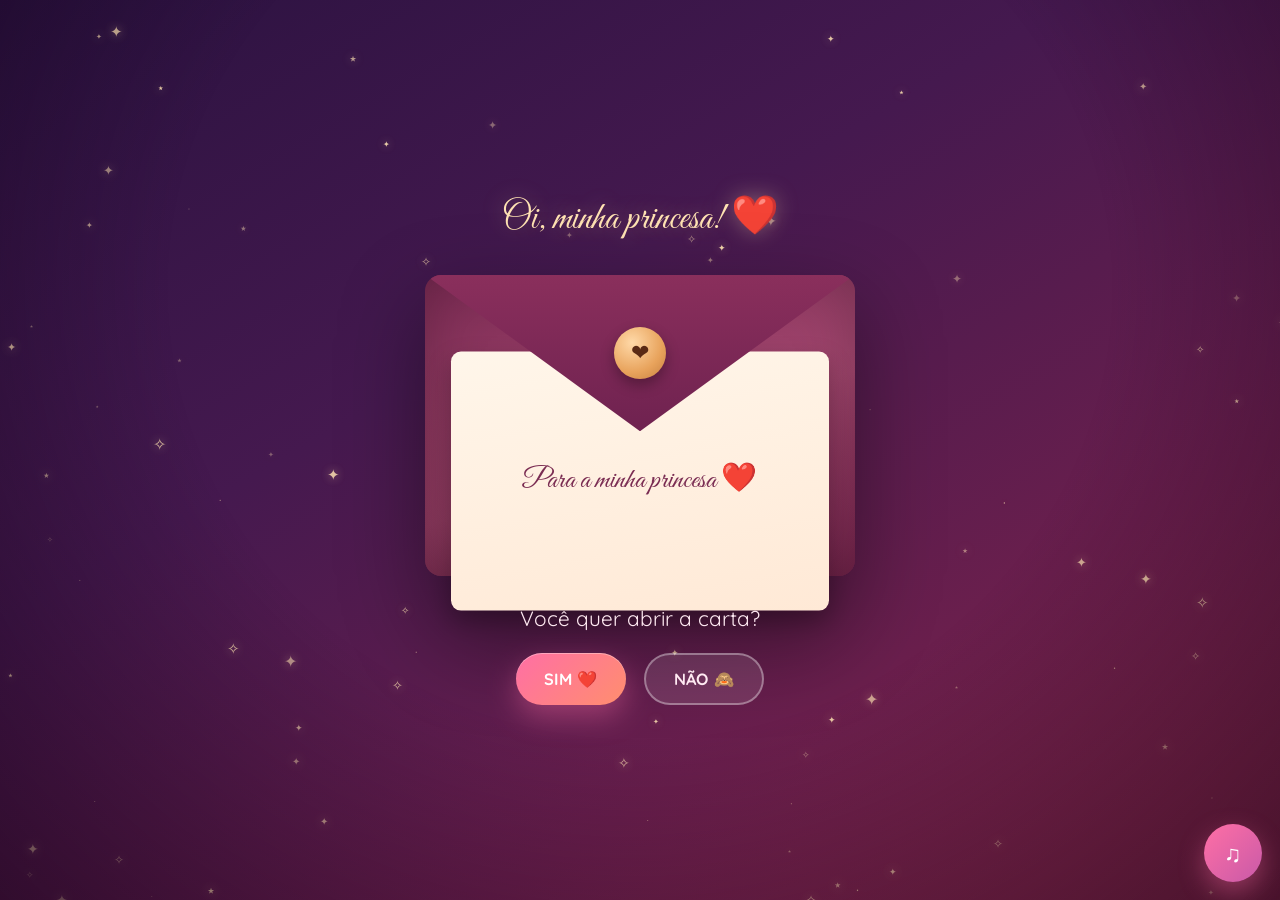
<file: index.html>
<!DOCTYPE html>
<html lang="pt-BR">
<head>
  <meta charset="UTF-8">
  <meta name="viewport" content="width=device-width, initial-scale=1.0">
  <meta name="description" content="Uma cartinha especial feita com carinho para a minha princesa.">
  <meta name="theme-color" content="#45194f">
  <meta http-equiv="cache-control" content="no-cache, must-revalidate">
  <meta http-equiv="expires" content="0">
  <title>Para a minha princesa ❤️</title>
  <link rel="icon" href="data:image/svg+xml,<svg xmlns='http://www.w3.org/2000/svg' viewBox='0 0 100 100'><text y='.9em' font-size='90'>❤️</text></svg>">
  <link rel="preconnect" href="https://fonts.googleapis.com">
  <link rel="preconnect" href="https://fonts.gstatic.com" crossorigin>
  <link href="https://fonts.googleapis.com/css2?family=Great+Vibes&family=Playfair+Display:ital,wght@0,500;0,600;0,700;1,600&family=Quicksand:wght@400;500;600;700&display=swap" rel="stylesheet">
  <link rel="stylesheet" href="css/styles.css?v=12">
</head>
<body>
  <div class="bg-layers" aria-hidden="true">
    <div class="stars" id="stars"></div>
    <div class="hearts" id="heartsLayer"></div>
    <div class="vignette"></div>
  </div>

  <main class="stage" id="stage">
    <div class="stage-inner letter-stage">
      <p class="sub-inline">Oi, minha princesa! ❤️</p>
      <div class="envelope" id="mainEnvelope" aria-hidden="true">
        <div class="env-back"></div>
        <div class="env-letter"><span class="env-letter-text">Para a minha princesa ❤️</span></div>
        <div class="env-flap"></div>
        <div class="env-seal">❤</div>
      </div>
      <p class="letter-ask">Você quer abrir a carta?</p>
      <div class="btn-row" id="letterBtns">
        <button class="btn btn-primary" id="btnYes">SIM ❤️</button>
        <button class="btn btn-ghost no-btn" id="btnNo">NÃO 🙈</button>
      </div>
    </div>
  </main>

  <button class="music-btn" id="musicToggle" aria-label="Tocar música" aria-pressed="false" title="Tocar música">
    <span class="music-icon">&#9835;</span>
  </button>

  <div class="bg-transition" id="bgTransition" aria-hidden="true"></div>

  <noscript>
    <div class="noscript-card">Ative o JavaScript para abrir sua cartinha. &#128150;</div>
  </noscript>

  <script src="js/content.js?v=12"></script>
  <script src="js/effects.js?v=12"></script>
  <script src="js/music.js?v=12"></script>
  <script src="js/app.js?v=12"></script>
  <script src="js/stage-letter.js?v=12"></script>
  <script src="js/stage-birthday.js?v=12"></script>
  <script src="js/stage-declaration.js?v=12"></script>
  <script src="js/stage-cards.js?v=12"></script>
  <script src="js/stage-album.js?v=12"></script>
  <script src="js/stage-final.js?v=12"></script>
  <script src="js/init.js?v=12"></script>
</body>
</html>
</file>
<file: css/styles.css>
:root {
  --bg-1: #2a1240;
  --bg-2: #45194f;
  --bg-3: #6a1f4d;
  --bg-4: #8c2a4a;
  --rose: #ff6fa5;
  --rose-soft: #ffb3cc;
  --pink: #ff9ec0;
  --gold: #ffe3b3;
  --text: #ffeaf2;
  --muted: rgba(255, 234, 242, 0.72);
  --ink: #4a2a3a;
  --font-script: 'Great Vibes', cursive;
  --font-serif: 'Playfair Display', serif;
  --font-body: 'Quicksand', sans-serif;
  --shadow: 0 20px 60px rgba(0, 0, 0, 0.45);
}

*,
*::before,
*::after {
  margin: 0;
  padding: 0;
  box-sizing: border-box;
}

html {
  -webkit-text-size-adjust: 100%;
}

body {
  min-height: 100vh;
  min-height: 100dvh;
  overflow-x: hidden;
  background-color: var(--bg-2);
  background-image: linear-gradient(150deg, var(--bg-1), var(--bg-2) 38%, var(--bg-3) 72%, var(--bg-4));
  background-attachment: fixed;
  color: var(--text);
  font-family: var(--font-body);
  line-height: 1.6;
  position: relative;
}

::selection {
  background: var(--rose);
  color: #fff;
}

button {
  font-family: inherit;
}

:focus-visible {
  outline: 3px solid #fff;
  outline-offset: 3px;
}

.bg-layers {
  position: fixed;
  inset: 0;
  z-index: 0;
  overflow: hidden;
  pointer-events: none;
}

.bg-layers .star {
  position: absolute;
  color: var(--gold);
  text-shadow: 0 0 10px rgba(255, 220, 170, 0.7);
  animation: twinkle var(--tw, 3s) ease-in-out var(--td, 0s) infinite;
}

@keyframes twinkle {
  0%, 100% { opacity: 0.12; transform: scale(0.8) rotate(0deg); }
  50% { opacity: 1; transform: scale(1.2) rotate(20deg); }
}

.hearts {
  position: absolute;
  inset: 0;
  overflow: hidden;
}

.float-heart {
  position: absolute;
  bottom: -50px;
  color: var(--rose-soft);
  text-shadow: 0 0 16px rgba(255, 130, 170, 0.75);
  animation: floatUp linear infinite;
  will-change: transform, opacity;
}

@keyframes floatUp {
  0% { transform: translateY(0) translateX(0) rotate(-10deg); opacity: 0; }
  10% { opacity: 0.7; }
  100% { transform: translateY(-115vh) translateX(34px) rotate(16deg); opacity: 0; }
}

.vignette {
  position: absolute;
  inset: 0;
  background: radial-gradient(ellipse at 50% 32%, transparent 52%, rgba(18, 0, 20, 0.55));
}

.stage {
  position: relative;
  z-index: 1;
  min-height: 100vh;
  min-height: 100dvh;
  display: flex;
  padding: 48px 18px;
}

.stage-inner {
  position: relative;
  margin: auto;
  text-align: center;
  max-width: 100%;
  width: 100%;
}

.stage-title {
  font-family: var(--font-script);
  font-size: clamp(2.3rem, 7vw, 3.6rem);
  color: var(--gold);
  text-shadow: 0 0 28px rgba(255, 220, 170, 0.4);
  font-weight: 400;
  margin-bottom: 10px;
  line-height: 1.2;
}

/* ---------- Botoes ---------- */

.btn {
  appearance: none;
  border: none;
  cursor: pointer;
  font-family: var(--font-body);
  font-weight: 700;
  letter-spacing: 0.3px;
  border-radius: 999px;
  padding: 0 28px;
  min-height: 52px;
  font-size: 1.02rem;
  display: inline-flex;
  align-items: center;
  justify-content: center;
  gap: 6px;
  text-decoration: none;
  -webkit-tap-highlight-color: transparent;
  transition: transform 0.25s cubic-bezier(0.2, 0.7, 0.3, 1.2),
    box-shadow 0.3s ease, background 0.3s ease, filter 0.3s ease;
}

.btn-primary {
  background: linear-gradient(135deg, #ff6fa5, #ff8e6e);
  color: #fff;
  box-shadow: 0 12px 28px rgba(255, 111, 165, 0.38), inset 0 1px 0 rgba(255, 255, 255, 0.35);
}

.btn-primary:hover {
  transform: translateY(-3px) scale(1.02);
  box-shadow: 0 16px 34px rgba(255, 111, 165, 0.5);
}

.btn-primary:active {
  transform: scale(0.97);
}

.btn-ghost {
  background: rgba(255, 255, 255, 0.1);
  color: var(--text);
  border: 2px solid rgba(255, 255, 255, 0.35);
}

.btn-ghost:hover {
  background: rgba(255, 255, 255, 0.2);
}

.btn-big {
  min-height: 60px;
  padding: 0 42px;
  font-size: clamp(1rem, 2.6vw, 1.18rem);
}

.btn-block-center {
  display: flex;
  margin: 26px auto 0;
}

.btn-row {
  display: flex;
  gap: 18px;
  justify-content: center;
  flex-wrap: wrap;
  transition: opacity 0.45s ease, transform 0.45s ease;
  position: relative;
  z-index: 4;
}

.btn-row.fade-out {
  opacity: 0;
  transform: scale(0.96);
  pointer-events: none;
}

.no-dodge {
  transition: left 0.28s cubic-bezier(0.34, 1.5, 0.5, 1),
    top 0.28s cubic-bezier(0.34, 1.5, 0.5, 1),
    transform 0.28s ease, box-shadow 0.28s ease;
  will-change: left, top, transform;
  z-index: 30;
}

.skip-link {
  background: none;
  border: none;
  color: rgba(255, 234, 242, 0.6);
  font-family: var(--font-body);
  font-size: 0.82rem;
  text-decoration: underline;
  text-underline-offset: 3px;
  cursor: pointer;
  padding: 10px 6px;
  transition: color 0.25s ease;
}

.skip-link:hover {
  color: var(--text);
}

/* ---------- Primeira tela: a carta ---------- */

.sub-inline {
  font-family: var(--font-script);
  font-size: clamp(1.6rem, 5vw, 2.4rem);
  color: var(--gold);
  text-shadow: 0 0 22px rgba(255, 220, 170, 0.35);
  font-weight: 400;
  margin-bottom: 30px;
  line-height: 1.3;
}

.letter-ask {
  font-size: clamp(1.05rem, 2.8vw, 1.3rem);
  color: var(--text);
  margin: 26px 0 18px;
  transition: opacity 0.45s ease, transform 0.45s ease;
  position: relative;
  z-index: 4;
}

.letter-ask.fade-out {
  opacity: 0;
  transform: translateY(-6px);
}

.envelope {
  position: relative;
  width: min(430px, 92vw);
  aspect-ratio: 10 / 7;
  margin: 0 auto;
  perspective: 1200px;
  filter: drop-shadow(0 30px 42px rgba(0, 0, 0, 0.4));
  animation: envIn 0.95s cubic-bezier(0.2, 0.7, 0.3, 1) both;
}

@keyframes envIn {
  from { opacity: 0; transform: translateY(32px) scale(0.9); }
  to { opacity: 1; transform: translateY(0) scale(1); }
}

.envelope.is-opening {
  animation: none;
}

.envelope.is-open {
  animation: none;
  transform: translateY(-8px);
  transition: transform 0.6s ease;
}

.env-back {
  position: absolute;
  inset: 0;
  border-radius: 16px;
  background: linear-gradient(160deg, #7c2b54, #a3476f 55%, #8a2f5c);
  box-shadow: inset 0 0 60px rgba(0, 0, 0, 0.22);
  z-index: 1;
}

.env-back::after {
  content: '';
  position: absolute;
  left: 0;
  right: 0;
  bottom: 0;
  top: 24%;
  border-radius: 0 0 16px 16px;
  background: linear-gradient(180deg, transparent, rgba(60, 10, 35, 0.3));
  pointer-events: none;
}

.env-letter {
  position: absolute;
  left: 6%;
  width: 88%;
  bottom: 4%;
  height: 86%;
  border-radius: 10px;
  background: linear-gradient(170deg, #fff6ea, #ffe9d6);
  box-shadow: 0 10px 24px rgba(0, 0, 0, 0.25);
  display: flex;
  align-items: center;
  justify-content: center;
  padding: 18px;
  z-index: 3;
  transform: translateY(18%);
  transition: transform 0.95s cubic-bezier(0.25, 0.6, 0.25, 1) 0.5s;
}

.envelope.is-open .env-letter {
  transform: translateY(-34%);
}

.env-letter-text {
  font-family: var(--font-script);
  font-size: clamp(1.3rem, 4vw, 1.8rem);
  color: #7a2c52;
  text-align: center;
}

.env-flap {
  position: absolute;
  top: 0;
  left: 0;
  width: 100%;
  height: 52%;
  background: linear-gradient(180deg, #8a2f5c, #6f2250);
  clip-path: polygon(0 0, 100% 0, 50% 100%);
  border-radius: 16px 16px 0 0;
  transform-origin: top center;
  transition: transform 0.8s cubic-bezier(0.25, 0.7, 0.3, 1);
  z-index: 5;
}

.envelope.is-open .env-flap {
  transform: rotateX(180deg);
  z-index: 1;
}

.env-seal {
  position: absolute;
  top: calc(26% - 26px);
  left: 50%;
  transform: translateX(-50%);
  width: 52px;
  height: 52px;
  border-radius: 50%;
  background: radial-gradient(circle at 35% 30%, #ffd9a8, #e8a35c 60%, #c67f3f);
  color: #5a2a14;
  display: flex;
  align-items: center;
  justify-content: center;
  font-size: 22px;
  box-shadow: 0 6px 14px rgba(0, 0, 0, 0.3);
  transition: transform 0.45s cubic-bezier(0.2, 0.8, 0.3, 1.2) 0.12s, opacity 0.4s ease 0.12s;
  z-index: 6;
}

.envelope.is-open .env-seal {
  transform: translateX(-50%) scale(0) rotate(180deg);
  opacity: 0;
}

/* ---------- Segunda tela: declaracao ---------- */

.paper {
  width: min(680px, 94vw);
  max-height: 82vh;
  max-height: 82dvh;
  overflow-y: auto;
  margin: 0 auto;
  background: linear-gradient(165deg, #fff8ec, #ffece0);
  color: var(--ink);
  border-radius: 18px;
  padding: clamp(24px, 5vw, 48px);
  box-shadow: var(--shadow);
  position: relative;
  text-align: left;
}

.paper::before {
  content: '';
  position: absolute;
  inset: 0;
  border-radius: 18px;
  background: repeating-linear-gradient(0deg, transparent 0 30px, rgba(120, 60, 40, 0.055) 30px 31px);
  pointer-events: none;
}

.paper-title {
  font-family: var(--font-script);
  font-size: clamp(1.7rem, 4.5vw, 2.3rem);
  color: #a3476f;
  text-align: center;
  font-weight: 400;
  margin-bottom: 18px;
}

.typing {
  margin-top: 6px;
}

.typing-line {
  font-family: var(--font-body);
  font-size: clamp(1rem, 2.4vw, 1.16rem);
  line-height: 1.8;
  margin-bottom: 0.9em;
  white-space: pre-wrap;
  min-height: 1.2em;
  font-weight: 500;
}

.caret-active::after {
  content: '|';
  margin-left: 2px;
  color: #d97aa0;
  animation: caretBlink 1s steps(2) infinite;
}

@keyframes caretBlink {
  50% { opacity: 0; }
}

.pop-in {
  animation: popIn 0.8s cubic-bezier(0.2, 0.7, 0.3, 1) both;
}

@keyframes popIn {
  from { opacity: 0; transform: translateY(22px) scale(0.97); }
  to { opacity: 1; transform: translateY(0) scale(1); }
}

.decl-stage .skip-link {
  margin-top: 18px;
}

/* ---------- Tela de aniversario ---------- */

.bday-stage {
  max-width: 760px;
}

.bday-card {
  text-align: center;
  background: linear-gradient(165deg, #fff9ef, #ffe9f0);
}

.bday-emoji {
  font-size: clamp(2.4rem, 8vw, 3.4rem);
  margin: 0 0 6px;
  line-height: 1;
}

.bday-title {
  font-size: clamp(1.9rem, 5.5vw, 2.8rem);
  margin-bottom: 22px;
}

.bday-line {
  font-family: var(--font-body);
  font-size: clamp(1rem, 2.4vw, 1.16rem);
  line-height: 1.8;
  margin-bottom: 0.9em;
  font-weight: 500;
  opacity: 0;
  transform: translateY(16px);
  transition: opacity 0.7s ease, transform 0.7s ease;
}

.bday-line.show {
  opacity: 1;
  transform: none;
}

.bday-card #bdayNext {
  margin-top: 20px;
  animation: popIn 0.8s cubic-bezier(0.2, 0.7, 0.3, 1) both;
}

/* ---------- Terceira tela: cartoes ---------- */

.cards-progress {
  color: var(--muted);
  font-size: 0.85rem;
  letter-spacing: 0.4px;
  margin-bottom: 20px;
}

.cards {
  display: grid;
  grid-template-columns: repeat(auto-fill, minmax(min(220px, 88vw), 1fr));
  gap: 22px;
  width: min(880px, 96vw);
  margin: 0 auto;
}

.card {
  position: relative;
  height: 180px;
  perspective: 900px;
  background: none;
  border: none;
  cursor: pointer;
  padding: 0;
  opacity: 0;
  transform: translateY(18px);
  transition: opacity 0.6s ease, transform 0.6s ease;
  -webkit-tap-highlight-color: transparent;
}

.card.visible {
  opacity: 1;
  transform: none;
}

.card-inner {
  position: relative;
  display: block;
  width: 100%;
  height: 100%;
  transform-style: preserve-3d;
  transition: transform 0.65s cubic-bezier(0.3, 0.9, 0.3, 1.1);
}

.card.is-open .card-inner {
  transform: rotateY(180deg);
}

.card-face {
  position: absolute;
  inset: 0;
  border-radius: 18px;
  display: flex;
  flex-direction: column;
  align-items: center;
  justify-content: center;
  gap: 8px;
  text-align: center;
  padding: 18px;
  backface-visibility: hidden;
  -webkit-backface-visibility: hidden;
}

.card-front {
  background: linear-gradient(145deg, #ff8fb3, #e45f8c);
  color: #fff;
  box-shadow: 0 14px 30px rgba(0, 0, 0, 0.25);
}

.card-q {
  font-family: var(--font-serif);
  font-size: 3.4rem;
  font-weight: 700;
  line-height: 1;
  text-shadow: 0 4px 16px rgba(120, 20, 70, 0.35);
}

.card-hint {
  font-size: 0.82rem;
  opacity: 0.9;
  letter-spacing: 0.3px;
}

.card-back {
  background: linear-gradient(165deg, #fff8ec, #ffe9da);
  color: var(--ink);
  transform: rotateY(180deg);
  box-shadow: 0 14px 30px rgba(0, 0, 0, 0.2);
}

.card-msg {
  font-family: var(--font-body);
  font-size: 1.03rem;
  line-height: 1.55;
  font-weight: 600;
  overflow-wrap: anywhere;
}

.cards-done {
  text-align: center;
  margin-top: 36px;
  opacity: 0;
  transform: translateY(14px);
  transition: opacity 0.7s ease, transform 0.7s ease;
}

.cards-done.show {
  opacity: 1;
  transform: none;
}

.cards-done p {
  font-size: clamp(1.05rem, 2.8vw, 1.3rem);
  color: var(--text);
  max-width: 620px;
  margin: 0 auto 10px;
}

/* ---------- Quarta tela: album de fotos ---------- */

.album-stage {
  max-width: 940px;
}

.album-lead {
  color: var(--text);
  font-size: clamp(0.95rem, 2.4vw, 1.1rem);
  margin-top: 6px;
}

.album-grid {
  display: grid;
  grid-template-columns: repeat(auto-fill, minmax(min(190px, 78vw), 1fr));
  gap: 20px;
  margin-top: 34px;
}

.polaroid {
  background: #fff8ec;
  border: none;
  cursor: pointer;
  padding: 10px 10px 12px;
  border-radius: 10px;
  box-shadow: 0 12px 22px rgba(0, 0, 0, 0.3);
  opacity: 0;
  transform: translateY(20px) rotate(var(--rot, 0deg));
  transition: opacity 0.6s ease, transform 0.6s ease, box-shadow 0.25s ease;
  -webkit-tap-highlight-color: transparent;
  text-align: center;
}

.polaroid.visible {
  opacity: 1;
  transform: translateY(0) rotate(var(--rot, 0deg));
}

.polaroid:nth-child(4n+1) { --rot: -2deg; }
.polaroid:nth-child(4n+2) { --rot: 1.5deg; }
.polaroid:nth-child(4n+3) { --rot: -1deg; }
.polaroid:nth-child(4n+4) { --rot: 2deg; }

.polaroid:hover {
  transform: translateY(-4px) scale(1.03) rotate(0deg);
  box-shadow: 0 18px 30px rgba(0, 0, 0, 0.42);
}

.polaroid-imgwrap {
  display: block;
  overflow: hidden;
  border-radius: 6px;
  background: #f3e3d0;
}

.polaroid-img {
  display: block;
  width: 100%;
  aspect-ratio: 3 / 4;
  object-fit: cover;
  object-position: 50% 32%;
}

.polaroid-cap {
  display: block;
  margin-top: 9px;
  color: #5a3a48;
  font-weight: 600;
  font-size: 0.88rem;
  line-height: 1.35;
  font-family: var(--font-body);
}

.album-next {
  margin-top: 40px;
}

.album-empty {
  margin-top: 30px;
  color: var(--muted);
}

.lightbox {
  position: fixed;
  inset: 0;
  z-index: 120;
  background: rgba(20, 4, 24, 0.94);
  display: flex;
  align-items: center;
  justify-content: center;
  opacity: 0;
  pointer-events: none;
  transition: opacity 0.3s ease;
}

.lightbox.open {
  opacity: 1;
  pointer-events: all;
}

.lightbox-figure {
  max-width: min(880px, 92vw);
  text-align: center;
  padding: 0 62px;
}

.lightbox-img {
  max-width: 100%;
  max-height: 76vh;
  border-radius: 12px;
  box-shadow: 0 18px 60px rgba(0, 0, 0, 0.55);
  display: block;
  margin: 0 auto;
}

.lightbox-cap {
  color: var(--text);
  margin-top: 14px;
  font-weight: 600;
}

.lightbox-close,
.lightbox-prev,
.lightbox-next {
  position: absolute;
  background: rgba(255, 255, 255, 0.12);
  color: #fff;
  border: 1px solid rgba(255, 255, 255, 0.3);
  border-radius: 50%;
  width: 46px;
  height: 46px;
  font-size: 1.3rem;
  cursor: pointer;
  display: flex;
  align-items: center;
  justify-content: center;
  z-index: 121;
  transition: background 0.2s ease;
}

.lightbox-close:hover,
.lightbox-prev:hover,
.lightbox-next:hover {
  background: rgba(255, 255, 255, 0.25);
}

.lightbox-close { top: 18px; right: 18px; }
.lightbox-prev { left: 14px; top: 50%; transform: translateY(-50%); }
.lightbox-next { right: 14px; top: 50%; transform: translateY(-50%); }

@media (max-width: 560px) {
  .lightbox-figure { padding: 0 12px; }
  .lightbox-prev { left: 6px; }
  .lightbox-next { right: 6px; }
}

/* ---------- Resultado ---------- */

.result {
  width: min(640px, 94vw);
  margin: auto;
  text-align: center;
  padding: 24px 6px;
  position: relative;
}

.result-line {
  opacity: 0;
  transform: translateY(18px);
  transition: opacity 0.85s ease, transform 0.85s ease;
  margin: 0.5em auto;
  font-size: clamp(1.05rem, 2.8vw, 1.3rem);
  color: var(--text);
  max-width: 560px;
}

.result.show .result-line {
  opacity: 1;
  transform: none;
}

.result.show .result-line:nth-child(1) { transition-delay: 0.1s; }
.result.show .result-line:nth-child(2) { transition-delay: 0.45s; }
.result.show .result-line:nth-child(3) { transition-delay: 0.8s; }
.result.show .result-line:nth-child(4) { transition-delay: 1.15s; }
.result.show .result-line:nth-child(5) { transition-delay: 1.5s; }
.result.show .result-line:nth-child(6) { transition-delay: 1.85s; }

.result-first {
  font-family: var(--font-script);
  font-size: clamp(2.2rem, 7.5vw, 3.4rem);
  color: var(--gold);
  text-shadow: 0 0 30px rgba(255, 220, 170, 0.5);
  font-weight: 400;
  margin-bottom: 0.5em;
}

.result-yes .result-line:not(.result-first) {
  font-weight: 500;
}

.celebrate::before {
  content: '';
  position: absolute;
  inset: -24px;
  background: radial-gradient(circle at 50% 40%, rgba(255, 120, 170, 0.28), transparent 62%);
  filter: blur(34px);
  z-index: -1;
  animation: glowPulse 3s ease-in-out infinite;
}

@keyframes glowPulse {
  0%, 100% { opacity: 0.7; }
  50% { opacity: 1.15; }
}

.result .restart {
  display: inline-block;
  margin-top: 30px;
}

/* ---------- Particulas de explosao ---------- */

.burst-heart,
.burst-star {
  position: absolute;
  pointer-events: none;
  opacity: 0;
  will-change: transform, opacity;
  animation: burst linear forwards;
  text-shadow: 0 0 12px rgba(255, 150, 190, 0.85);
}

@keyframes burst {
  0% { opacity: 0; transform: translate(0, 0) scale(0.4) rotate(0deg); }
  15% { opacity: 1; }
  100% { opacity: 0; transform: translate(var(--dx, 0), var(--dy, 0)) scale(1.3) rotate(var(--rot, 0deg)); }
}

/* ---------- Musica ---------- */

.music-btn {
  position: fixed;
  right: 18px;
  bottom: 18px;
  z-index: 100;
  width: 58px;
  height: 58px;
  border-radius: 50%;
  border: none;
  cursor: pointer;
  background: linear-gradient(135deg, #ff6fa5, #c95aa8);
  color: #fff;
  font-size: 1.45rem;
  display: flex;
  align-items: center;
  justify-content: center;
  box-shadow: 0 10px 26px rgba(255, 111, 165, 0.4);
  transition: transform 0.25s ease, box-shadow 0.25s ease, filter 0.25s ease;
  -webkit-tap-highlight-color: transparent;
}

.music-btn:hover {
  transform: translateY(-3px) scale(1.05);
}

.music-btn.playing {
  animation: musicPulse 2.4s ease-in-out infinite;
}

.music-btn.music-missing {
  opacity: 0.55;
}

@keyframes musicPulse {
  0%, 100% { box-shadow: 0 10px 26px rgba(255, 111, 165, 0.4); }
  50% { box-shadow: 0 10px 44px rgba(255, 111, 165, 0.8); }
}

/* ---------- Transicao entre etapas ---------- */

.bg-transition {
  position: fixed;
  inset: 0;
  z-index: 90;
  background: linear-gradient(160deg, var(--bg-1), var(--bg-3) 60%, var(--bg-4));
  opacity: 0;
  pointer-events: none;
  transition: opacity 0.5s ease;
}

.bg-transition.active {
  opacity: 1;
  pointer-events: all;
}

.noscript-card {
  position: fixed;
  top: 50%;
  left: 50%;
  transform: translate(-50%, -50%);
  background: #fff8ec;
  color: var(--ink);
  padding: 22px 30px;
  border-radius: 16px;
  box-shadow: var(--shadow);
  font-weight: 600;
  z-index: 200;
}

/* ---------- Responsividade ---------- */

@media (max-width: 560px) {
  .stage {
    padding: 34px 14px;
  }

  .btn {
    min-height: 50px;
    padding: 0 22px;
    font-size: 0.98rem;
  }

  .btn-big {
    min-height: 56px;
    padding: 0 30px;
  }

  .btn-row {
    gap: 12px;
  }

  .envelope {
    width: min(420px, 94vw);
  }

  .env-seal {
    width: 44px;
    height: 44px;
    top: calc(26% - 22px);
    font-size: 18px;
  }

  .card {
    height: 165px;
  }

  .music-btn {
    right: 14px;
    bottom: 14px;
    width: 52px;
    height: 52px;
  }
}

@media (max-width: 380px) {
  .card {
    height: 150px;
  }

  .btn-primary {
    min-height: 48px;
  }
}

/* ---------- Movimento reduzido ---------- */

@media (prefers-reduced-motion: reduce) {
  *,
  *::before,
  *::after {
    animation-duration: 0.001ms !important;
    animation-iteration-count: 1 !important;
    transition-duration: 0.001ms !important;
    scroll-behavior: auto !important;
  }
}
</file>
